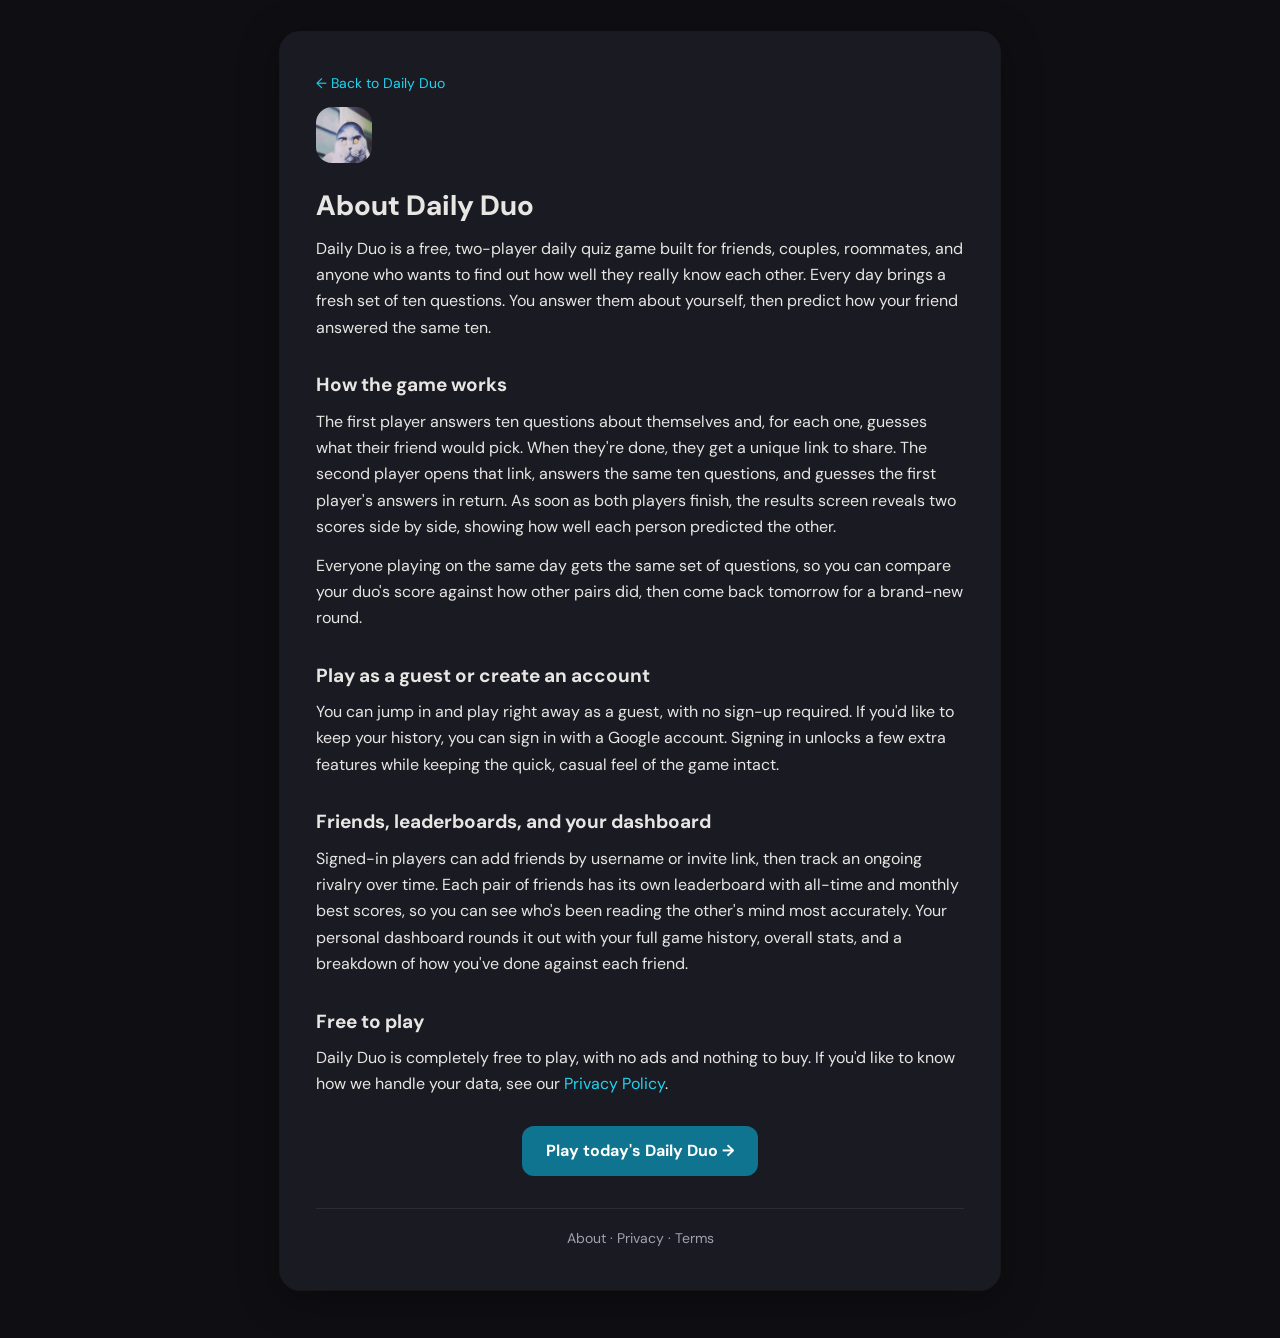
<file: about.html>
<!DOCTYPE html>
<html lang="en">
<head>
  <meta charset="UTF-8">
  <meta name="viewport" content="width=device-width, initial-scale=1.0">
  <title>About Daily Duo — The Daily Quiz Game for Friends</title>
  <meta name="description" content="Daily Duo is a free two-player daily quiz game. Answer ten questions, guess your friend's answers, share a link, and compare scores. Add friends, climb leaderboards, and track your stats.">
  <link rel="icon" href="logo.png">
  <link href="https://fonts.googleapis.com/css2?family=DM+Sans:wght@400;500;600;700;800&display=swap" rel="stylesheet">
  <link rel="stylesheet" href="styles.css?v=13">
  <link rel="canonical" href="https://daily-duo-quiz.web.app/about">
  <meta name="theme-color" content="#0f0f13">
  <meta property="og:type" content="website">
  <meta property="og:site_name" content="Daily Duo">
  <meta property="og:title" content="About Daily Duo — The Daily Quiz Game for Friends">
  <meta property="og:description" content="A free two-player daily quiz game. Answer ten questions, guess your friend's answers, share a link, and compare scores.">
  <meta property="og:url" content="https://daily-duo-quiz.web.app/about">
  <meta property="og:image" content="https://daily-duo-quiz.web.app/og-image.png">
  <meta property="og:image:width" content="1200">
  <meta property="og:image:height" content="630">
  <meta name="twitter:card" content="summary_large_image">
  <meta name="twitter:image" content="https://daily-duo-quiz.web.app/og-image.png">
  <script src="theme-init.js?v=1"></script>
</head>
<body class="doc-page">
  <main class="doc">
    <p class="doc-back"><a href="/">← Back to Daily Duo</a></p>
    <img class="doc-logo" src="logo.png" alt="Daily Duo logo">
    <h1>About Daily Duo</h1>

    <p>Daily Duo is a free, two-player daily quiz game built for friends, couples, roommates, and anyone who wants to find out how well they really know each other. Every day brings a fresh set of ten questions. You answer them about yourself, then predict how your friend answered the same ten.</p>

    <h2>How the game works</h2>
    <p>The first player answers ten questions about themselves and, for each one, guesses what their friend would pick. When they're done, they get a unique link to share. The second player opens that link, answers the same ten questions, and guesses the first player's answers in return. As soon as both players finish, the results screen reveals two scores side by side, showing how well each person predicted the other.</p>
    <p>Everyone playing on the same day gets the same set of questions, so you can compare your duo's score against how other pairs did, then come back tomorrow for a brand-new round.</p>

    <h2>Play as a guest or create an account</h2>
    <p>You can jump in and play right away as a guest, with no sign-up required. If you'd like to keep your history, you can sign in with a Google account. Signing in unlocks a few extra features while keeping the quick, casual feel of the game intact.</p>

    <h2>Friends, leaderboards, and your dashboard</h2>
    <p>Signed-in players can add friends by username or invite link, then track an ongoing rivalry over time. Each pair of friends has its own leaderboard with all-time and monthly best scores, so you can see who's been reading the other's mind most accurately. Your personal dashboard rounds it out with your full game history, overall stats, and a breakdown of how you've done against each friend.</p>

    <h2>Free to play</h2>
    <p>Daily Duo is completely free to play, with no ads and nothing to buy. If you'd like to know how we handle your data, see our <a href="/privacy">Privacy Policy</a>.</p>

    <p class="doc-cta"><a class="doc-cta-btn" href="/">Play today's Daily Duo →</a></p>

    <nav class="doc-nav"><a href="/about">About</a> · <a href="/privacy">Privacy</a> · <a href="/terms">Terms</a></nav>
  </main>
</body>
</html>
</file>
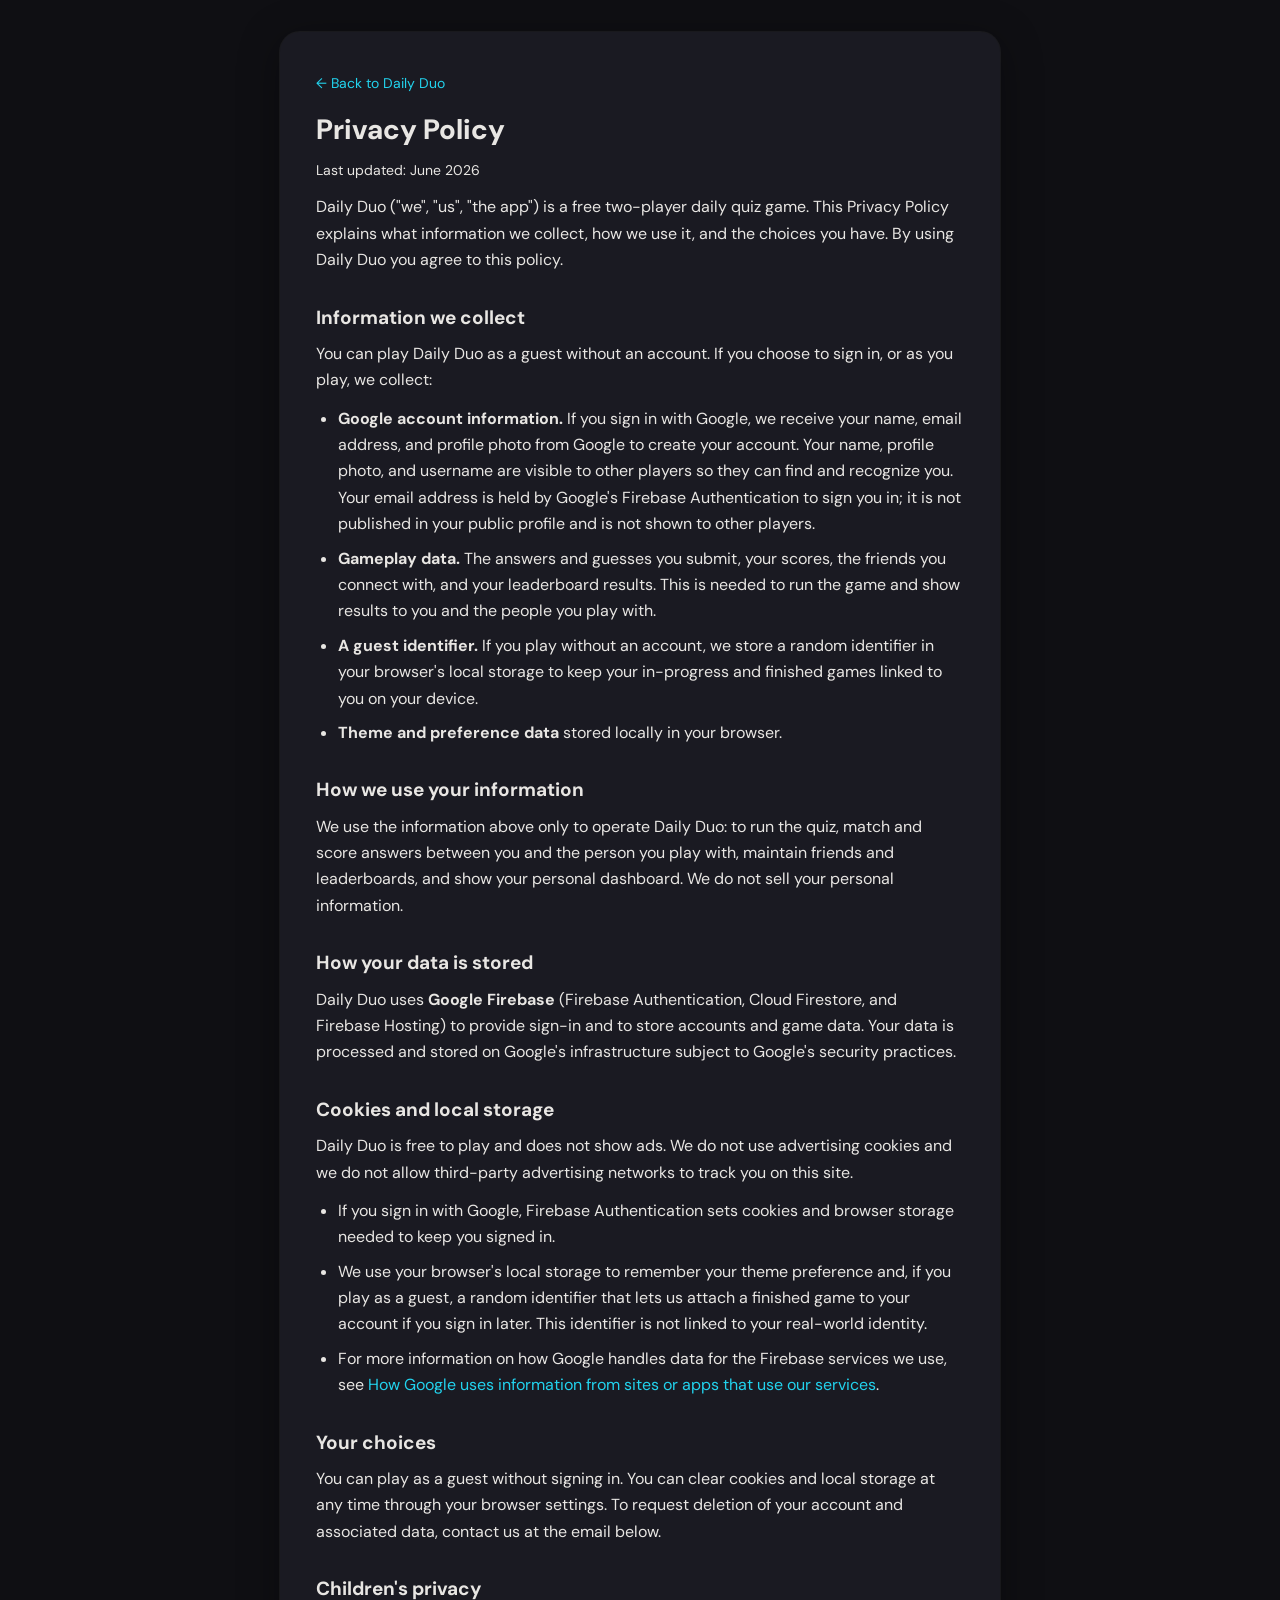
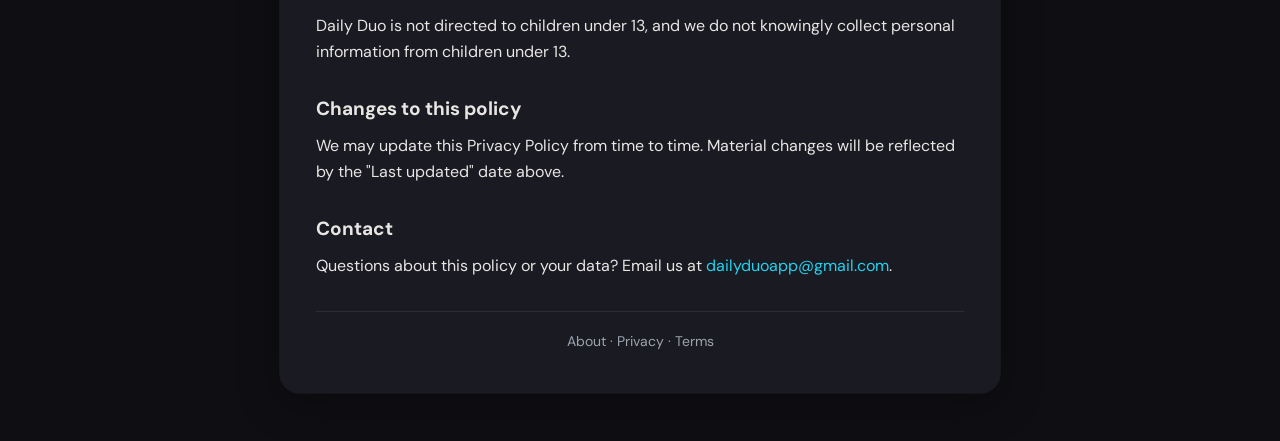
<file: privacy.html>
<!DOCTYPE html>
<html lang="en">
<head>
  <meta charset="UTF-8">
  <meta name="viewport" content="width=device-width, initial-scale=1.0">
  <title>Privacy Policy — Daily Duo</title>
  <meta name="description" content="Privacy Policy for Daily Duo, the two-player daily quiz game. How we handle your account data, gameplay data, and cookies.">
  <link rel="icon" href="logo.png">
  <link href="https://fonts.googleapis.com/css2?family=DM+Sans:wght@400;500;600;700;800&display=swap" rel="stylesheet">
  <link rel="stylesheet" href="styles.css?v=13">
  <link rel="canonical" href="https://daily-duo-quiz.web.app/privacy">
  <meta name="theme-color" content="#0f0f13">
  <meta property="og:type" content="website">
  <meta property="og:site_name" content="Daily Duo">
  <meta property="og:title" content="Privacy Policy — Daily Duo">
  <meta property="og:description" content="How Daily Duo handles your account data, gameplay data, and cookies.">
  <meta property="og:url" content="https://daily-duo-quiz.web.app/privacy">
  <meta property="og:image" content="https://daily-duo-quiz.web.app/og-image.png">
  <script src="theme-init.js?v=1"></script>
</head>
<body class="doc-page">
  <main class="doc">
    <p class="doc-back"><a href="/">← Back to Daily Duo</a></p>
    <h1>Privacy Policy</h1>
    <p class="doc-updated">Last updated: June 2026</p>

    <p>Daily Duo ("we", "us", "the app") is a free two-player daily quiz game. This Privacy Policy explains what information we collect, how we use it, and the choices you have. By using Daily Duo you agree to this policy.</p>

    <h2>Information we collect</h2>
    <p>You can play Daily Duo as a guest without an account. If you choose to sign in, or as you play, we collect:</p>
    <ul>
      <li><strong>Google account information.</strong> If you sign in with Google, we receive your name, email address, and profile photo from Google to create your account. Your name, profile photo, and username are visible to other players so they can find and recognize you. Your email address is held by Google's Firebase Authentication to sign you in; it is not published in your public profile and is not shown to other players.</li>
      <li><strong>Gameplay data.</strong> The answers and guesses you submit, your scores, the friends you connect with, and your leaderboard results. This is needed to run the game and show results to you and the people you play with.</li>
      <li><strong>A guest identifier.</strong> If you play without an account, we store a random identifier in your browser's local storage to keep your in-progress and finished games linked to you on your device.</li>
      <li><strong>Theme and preference data</strong> stored locally in your browser.</li>
    </ul>

    <h2>How we use your information</h2>
    <p>We use the information above only to operate Daily Duo: to run the quiz, match and score answers between you and the person you play with, maintain friends and leaderboards, and show your personal dashboard. We do not sell your personal information.</p>

    <h2>How your data is stored</h2>
    <p>Daily Duo uses <strong>Google Firebase</strong> (Firebase Authentication, Cloud Firestore, and Firebase Hosting) to provide sign-in and to store accounts and game data. Your data is processed and stored on Google's infrastructure subject to Google's security practices.</p>

    <h2>Cookies and local storage</h2>
    <p>Daily Duo is free to play and does not show ads. We do not use advertising cookies and we do not allow third-party advertising networks to track you on this site.</p>
    <ul>
      <li>If you sign in with Google, Firebase Authentication sets cookies and browser storage needed to keep you signed in.</li>
      <li>We use your browser's local storage to remember your theme preference and, if you play as a guest, a random identifier that lets us attach a finished game to your account if you sign in later. This identifier is not linked to your real-world identity.</li>
      <li>For more information on how Google handles data for the Firebase services we use, see <a href="https://policies.google.com/technologies/partner-sites" target="_blank" rel="noopener">How Google uses information from sites or apps that use our services</a>.</li>
    </ul>

    <h2>Your choices</h2>
    <p>You can play as a guest without signing in. You can clear cookies and local storage at any time through your browser settings. To request deletion of your account and associated data, contact us at the email below.</p>

    <h2>Children's privacy</h2>
    <p>Daily Duo is not directed to children under 13, and we do not knowingly collect personal information from children under 13.</p>

    <h2>Changes to this policy</h2>
    <p>We may update this Privacy Policy from time to time. Material changes will be reflected by the "Last updated" date above.</p>

    <h2>Contact</h2>
    <p>Questions about this policy or your data? Email us at <a href="mailto:dailyduoapp@gmail.com">dailyduoapp@gmail.com</a>.</p>

    <nav class="doc-nav"><a href="/about">About</a> · <a href="/privacy">Privacy</a> · <a href="/terms">Terms</a></nav>
  </main>
</body>
</html>
</file>
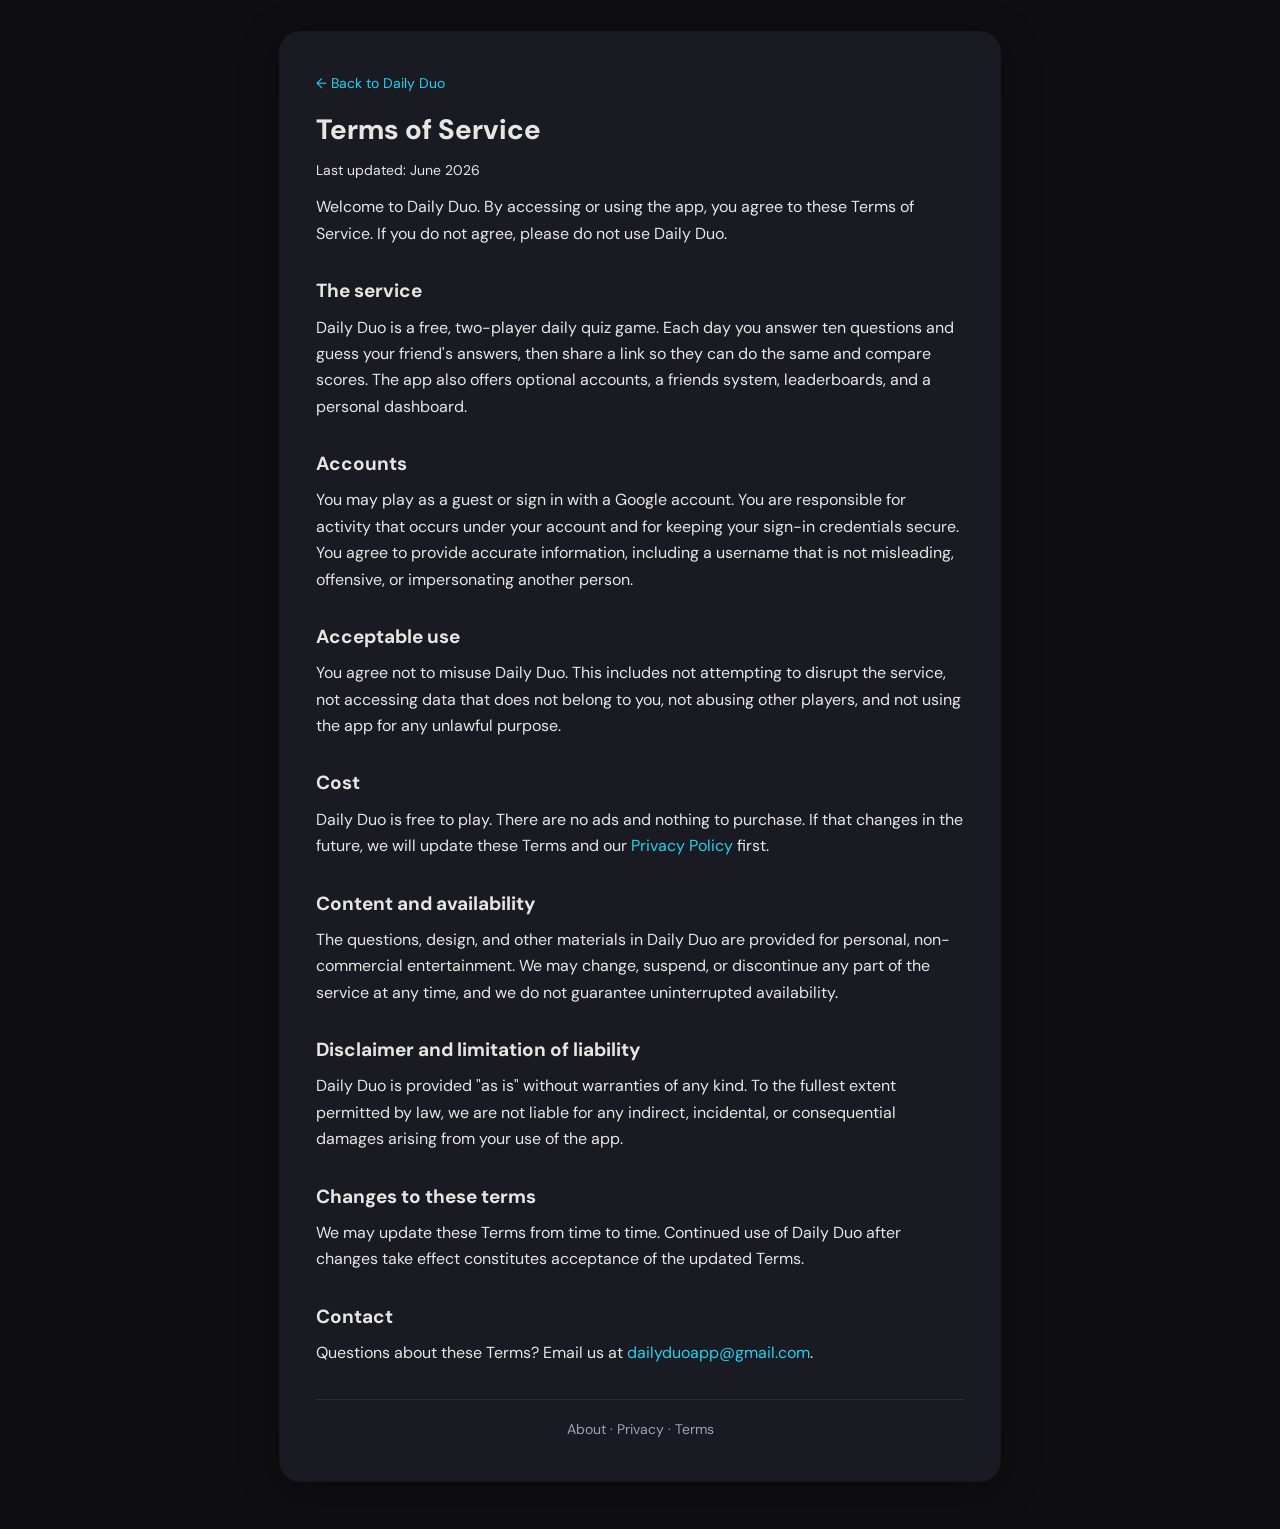
<file: terms.html>
<!DOCTYPE html>
<html lang="en">
<head>
  <meta charset="UTF-8">
  <meta name="viewport" content="width=device-width, initial-scale=1.0">
  <title>Terms of Service — Daily Duo</title>
  <meta name="description" content="Terms of Service for Daily Duo, the free two-player daily quiz game.">
  <link rel="icon" href="logo.png">
  <link href="https://fonts.googleapis.com/css2?family=DM+Sans:wght@400;500;600;700;800&display=swap" rel="stylesheet">
  <link rel="stylesheet" href="styles.css?v=13">
  <link rel="canonical" href="https://daily-duo-quiz.web.app/terms">
  <meta name="theme-color" content="#0f0f13">
  <meta property="og:type" content="website">
  <meta property="og:site_name" content="Daily Duo">
  <meta property="og:title" content="Terms of Service — Daily Duo">
  <meta property="og:description" content="Terms of Service for Daily Duo, the free two-player daily quiz game.">
  <meta property="og:url" content="https://daily-duo-quiz.web.app/terms">
  <meta property="og:image" content="https://daily-duo-quiz.web.app/og-image.png">
  <script src="theme-init.js?v=1"></script>
</head>
<body class="doc-page">
  <main class="doc">
    <p class="doc-back"><a href="/">← Back to Daily Duo</a></p>
    <h1>Terms of Service</h1>
    <p class="doc-updated">Last updated: June 2026</p>

    <p>Welcome to Daily Duo. By accessing or using the app, you agree to these Terms of Service. If you do not agree, please do not use Daily Duo.</p>

    <h2>The service</h2>
    <p>Daily Duo is a free, two-player daily quiz game. Each day you answer ten questions and guess your friend's answers, then share a link so they can do the same and compare scores. The app also offers optional accounts, a friends system, leaderboards, and a personal dashboard.</p>

    <h2>Accounts</h2>
    <p>You may play as a guest or sign in with a Google account. You are responsible for activity that occurs under your account and for keeping your sign-in credentials secure. You agree to provide accurate information, including a username that is not misleading, offensive, or impersonating another person.</p>

    <h2>Acceptable use</h2>
    <p>You agree not to misuse Daily Duo. This includes not attempting to disrupt the service, not accessing data that does not belong to you, not abusing other players, and not using the app for any unlawful purpose.</p>

    <h2>Cost</h2>
    <p>Daily Duo is free to play. There are no ads and nothing to purchase. If that changes in the future, we will update these Terms and our <a href="/privacy">Privacy Policy</a> first.</p>

    <h2>Content and availability</h2>
    <p>The questions, design, and other materials in Daily Duo are provided for personal, non-commercial entertainment. We may change, suspend, or discontinue any part of the service at any time, and we do not guarantee uninterrupted availability.</p>

    <h2>Disclaimer and limitation of liability</h2>
    <p>Daily Duo is provided "as is" without warranties of any kind. To the fullest extent permitted by law, we are not liable for any indirect, incidental, or consequential damages arising from your use of the app.</p>

    <h2>Changes to these terms</h2>
    <p>We may update these Terms from time to time. Continued use of Daily Duo after changes take effect constitutes acceptance of the updated Terms.</p>

    <h2>Contact</h2>
    <p>Questions about these Terms? Email us at <a href="mailto:dailyduoapp@gmail.com">dailyduoapp@gmail.com</a>.</p>

    <nav class="doc-nav"><a href="/about">About</a> · <a href="/privacy">Privacy</a> · <a href="/terms">Terms</a></nav>
  </main>
</body>
</html>
</file>
<file: styles.css>
*, *::before, *::after { box-sizing: border-box; margin: 0; padding: 0; }

/* Two families of accent, because they have opposite jobs:
   --accent*      are TEXT/icon colours — must contrast AGAINST --bg-surface.
   --accent-fill* are solid FILLS carrying white text — must contrast WITH #fff.
   One token can't do both (a colour light enough to read on dark is far too
   light behind white text), and conflating them is what made the primary
   button fail WCAG AA at 2.54:1 in BOTH themes.

   The brand is CYAN, deliberately kept ~50° of hue away from --success. Green
   already means "you guessed right" on the results screen (checkmarks, matched
   rows, good scores), so a green-family brand would collide with that signal
   exactly where it carries the most meaning. Teal sat only ~30° away and read
   as the same colour at a glance; cyan is the nearest hue that stays clearly
   distinct while still being in the green/blue family. */
:root {
  --bg-base: #0f0f13;
  --bg-surface: #1a1a22;
  --text-primary: #e8e6e3;
  --text-secondary: #9ca3af;
  --accent: #22d3ee;        /* cyan-400  — 9.57 on the dark card */
  --accent2: #38bdf8;       /* sky-400 */
  --accent3: #2dd4bf;       /* teal-400 (unused, kept for the ramp) */
  --accent-fill: #0e7490;    /* cyan-700  — white on it: 5.36 */
  --accent-fill2: #155e75;   /* cyan-800  — white on it: 7.16 */
  --accent-tint: rgba(34,211,238,0.12);
  --accent-tint-strong: rgba(34,211,238,0.20);
  --accent-border: rgba(34,211,238,0.30);
  --success: #4ade80;   /* green-400 — kept ~50deg from the cyan brand */
  --warn: #f59e0b;
  --danger: #ef4444;
  --surface-subtle: rgba(255,255,255,0.04);
  --surface-hover: rgba(255,255,255,0.08);
  --surface-hover-strong: rgba(255,255,255,0.1);
  --border-subtle: rgba(255,255,255,0.06);
  --border-default: rgba(255,255,255,0.08);
  --border-medium: rgba(255,255,255,0.15);
  --card-shadow: 0 8px 40px rgba(0,0,0,0.35), 0 0 0 1px rgba(255,255,255,0.06);
  --progress-track: rgba(255,255,255,0.08);
  --spinner-track: rgba(255,255,255,0.15);
  --text-disabled: #b6bcc6;
}

[data-theme="light"] {
  --bg-base: #f0f0f5;
  --bg-surface: #ffffff;
  --text-primary: #1a1a2e;
  --text-secondary: #6b7280;
  /* The dark-theme accents are bright tints tuned for a near-black ground and
     are unreadable on white (the old violet measured 2.72). These are the same
     hues at 700-weight: 5.36 / 5.93 on #fff. */
  --accent: #0e7490;   /* cyan-700 — 5.36 on white */
  --accent2: #0369a1;  /* sky-700  — 5.93 on white */
  --accent3: #0f766e;  /* teal-700 */
  --accent-fill: #0e7490;
  --accent-fill2: #155e75;
  --accent-tint: rgba(14,116,144,0.10);
  /* 0.16 dropped the selected-option text to 4.29; cyan-700 is lighter than the
     violet this replaced, so the wash has to be lighter to stay above AA. */
  --accent-tint-strong: rgba(14,116,144,0.12);
  --accent-border: rgba(14,116,144,0.28);
  /* Status colours are score text (app.js colours the score by band), so they
     need the same treatment: the dark-theme green/amber measured 2.28 and 2.15
     on white. Darker variants, same semantic hues. */
  --success: #15803d;
  --warn: #b45309;
  --danger: #b91c1c;
  --surface-subtle: rgba(0,0,0,0.03);
  --surface-hover: rgba(0,0,0,0.06);
  --surface-hover-strong: rgba(0,0,0,0.08);
  --border-subtle: rgba(0,0,0,0.06);
  --border-default: rgba(0,0,0,0.08);
  --border-medium: rgba(0,0,0,0.15);
  --card-shadow: 0 8px 40px rgba(0,0,0,0.1), 0 0 0 1px rgba(0,0,0,0.06);
  --progress-track: rgba(0,0,0,0.08);
  --spinner-track: rgba(0,0,0,0.12);
  --text-disabled: #545a63;
}

/* Theme flips repaint most of the page instantly, but any element with a
   colour transition (the auth button, inputs, dashboard rows) animates to its
   new colour over 150-200ms — so it visibly lags behind everything else.
   app.js sets this class for one frame while swapping data-theme, which kills
   the animation for the switch only; hover transitions are untouched. */
.theme-switching, .theme-switching *, .theme-switching *::before, .theme-switching *::after {
  transition: none !important;
}

body {
  font-family: 'DM Sans', 'Segoe UI', system-ui, sans-serif;
  font-weight: 400;
  background: var(--bg-base);
  color: var(--text-primary);
  min-height: 100vh;
  display: flex;
  flex-direction: column;
  align-items: center;
  justify-content: center;
  padding: 20px;
}

@keyframes fadeInUp {
  from { opacity: 0; transform: translateY(12px); }
  to { opacity: 1; transform: translateY(0); }
}
@keyframes spin {
  to { transform: rotate(360deg); }
}

#app {
  width: 100%;
  max-width: 560px;
}
#app:has(.card.wide) { max-width: 660px; }

.card {
  width: 100%;
  padding: 32px 28px;
  border-radius: 20px;
  background: var(--bg-surface);
  box-shadow: var(--card-shadow);
  text-align: center;
}

@media (max-width: 600px) {
  body { padding: 12px; align-items: flex-start; padding-top: 16px; }
  .card { padding: 24px 16px; border-radius: 16px; }
  #theme-toggle { top: 8px; right: 8px; width: 34px; height: 34px; }
}

.logo-icon { width: 64px; height: 64px; border-radius: 20px; margin-bottom: 4px; object-fit: contain; }

/* Per-screen status icon (error, waiting, sign-in gate...). Separate from
   .logo-icon, which is sized for the logo PNG. Inherits currentColor so the
   stroke follows the theme — the emoji it replaces never did. */
.screen-icon {
  width: 56px; height: 56px;
  margin: 0 auto 8px;
  display: flex;
  align-items: center;
  justify-content: center;
  border-radius: 16px;
  background: var(--accent-tint);
  color: var(--accent);
}
.screen-icon svg { width: 28px; height: 28px; }
#theme-toggle svg { width: 18px; height: 18px; }

/* Headings are solid. The gradient used to apply to EVERY h1 — including
   status messages like "Waiting for your friend" — which treats each screen
   like a logo, and its green stop measured 1.92:1 on a white card. */
.title {
  font-size: 28px;
  font-weight: 800;
  margin: 8px 0 4px;
  letter-spacing: -0.5px;
  color: var(--text-primary);
}

/* Opt-in brand mark: the "Daily Duo" wordmark only. Two stops of one family
   (cyan -> sky). The `color` is a real fallback — without it, a browser that
   doesn't support background-clip:text renders the text fully transparent. */
.title.brand-mark {
  background: linear-gradient(135deg, var(--accent-fill), var(--accent2));
  -webkit-background-clip: text;
  background-clip: text;
  -webkit-text-fill-color: transparent;
  color: var(--accent-fill);
}

.subtitle {
  font-size: 15px;
  color: var(--text-secondary);
  line-height: 1.5;
  margin: 4px 0 16px;
}

.date-chip {
  display: inline-block;
  padding: 6px 16px;
  border-radius: 20px;
  font-size: 13px;
  font-weight: 600;
  background: var(--accent-tint);
  color: var(--accent);
  margin-bottom: 20px;
}

.how-it-works {
  display: flex;
  flex-direction: column;
  gap: 12px;
  margin: 16px 0 24px;
  text-align: left;
}
.step {
  display: flex;
  align-items: center;
  gap: 12px;
}
.step-num {
  width: 28px; height: 28px;
  border-radius: 50%;
  background: linear-gradient(160deg, var(--accent-fill), var(--accent-fill2));
  color: #fff;
  display: flex;
  align-items: center;
  justify-content: center;
  font-size: 13px;
  font-weight: 700;
  flex-shrink: 0;
}
.step-text { font-size: 14px; color: var(--text-secondary); }

/* Replaces .name-input for signed-in players, who don't type a name.
   Same 14px bottom margin so the CTA doesn't shift between the two states. */
.playing-as {
  font-size: 14px;
  color: var(--text-secondary);
  margin-bottom: 14px;
}
.playing-as strong { color: var(--text-primary); font-weight: 700; }

.name-input {
  width: 100%;
  padding: 14px 16px;
  border-radius: 12px;
  border: 1px solid var(--border-medium);
  background: var(--surface-subtle);
  color: var(--text-primary);
  font-size: 16px;
  font-family: inherit;
  outline: none;
  margin-bottom: 14px;
  text-align: center;
  transition: border-color 0.2s;
}
.name-input:focus { border-color: var(--accent); }

.primary-btn {
  width: 100%;
  padding: 14px 0;
  border-radius: 12px;
  border: none;
  background: linear-gradient(160deg, var(--accent-fill), var(--accent-fill2));
  color: #fff;
  font-size: 16px;
  font-weight: 700;
  font-family: inherit;
  cursor: pointer;
  transition: transform 0.15s, box-shadow 0.15s;
  box-shadow: 0 4px 14px rgba(14,116,144,0.30);
}
.primary-btn:hover { transform: translateY(-1px); }
.primary-btn:active { transform: translateY(0) scale(0.98); }
/* Dim via a flat surface rather than opacity: opacity: 0.4 faded the white
   label along with the fill, leaving unreadable text in the very first state
   a new player sees (the button is disabled until they type a name). */
.primary-btn:disabled {
  background: var(--surface-hover-strong);
  color: var(--text-disabled);
  box-shadow: none;
  cursor: default;
  transform: none;
}
/* A coloured glow reads cheap against a white card — keep it, but quieter.
   :not(:disabled) matters: this selector outranks .primary-btn:disabled, so
   without it the glow comes back on the disabled button. */
[data-theme="light"] .primary-btn:not(:disabled) { box-shadow: 0 2px 8px rgba(14,116,144,0.22); }

.top-bar {
  display: flex;
  justify-content: space-between;
  align-items: center;
  margin-bottom: 8px;
}
.phase-label { font-size: 14px; font-weight: 600; color: var(--accent); }
.counter { font-size: 14px; font-weight: 700; color: var(--text-secondary); }

.progress-track {
  width: 100%;
  height: 4px;
  border-radius: 2px;
  background: var(--progress-track);
  margin-bottom: 20px;
  overflow: hidden;
}
.progress-fill {
  height: 100%;
  border-radius: 2px;
  background: linear-gradient(90deg, var(--accent), var(--accent2));
  transition: width 0.4s ease;
}

.phase-transition {
  padding: 10px 16px;
  border-radius: 10px;
  background: var(--accent-tint);
  color: var(--accent);
  font-size: 14px;
  font-weight: 600;
  margin-bottom: 16px;
}

.question {
  font-size: 20px;
  font-weight: 700;
  line-height: 1.4;
  margin: 0 0 20px;
  animation: fadeInUp 0.35s ease both;
}

.options {
  display: flex;
  flex-direction: column;
  gap: 10px;
}

.option-btn {
  display: flex;
  align-items: center;
  gap: 12px;
  padding: 14px 16px;
  border-radius: 12px;
  border: 1px solid var(--border-default);
  background: var(--surface-subtle);
  color: var(--text-primary);
  font-size: 15px;
  font-family: inherit;
  cursor: pointer;
  transition: all 0.2s;
  text-align: left;
  animation: fadeInUp 0.35s ease both;
}
.option-btn:hover {
  background: var(--surface-hover);
  border-color: var(--border-medium);
  transform: translateY(-1px);
}
.option-btn:active { transform: translateY(0) scale(0.98); }
.option-btn.selected {
  background: var(--accent-tint-strong);
  border-color: var(--accent);
}

.back-btn {
  display: inline-flex;
  align-items: center;
  gap: 6px;
  margin-top: 16px;
  padding: 8px 16px;
  border-radius: 10px;
  border: none;
  background: var(--surface-hover);
  color: var(--text-secondary);
  font-size: 13px;
  font-weight: 600;
  font-family: inherit;
  cursor: pointer;
  transition: all 0.2s;
}
.back-btn:hover {
  background: var(--surface-hover-strong);
  color: var(--text-primary);
}
.back-btn:active { transform: scale(0.96); }

.share-section {
  margin-top: 20px;
  padding-top: 18px;
  border-top: 1px solid var(--border-subtle);
}
.share-label {
  font-size: 13px;
  font-weight: 600;
  color: var(--text-secondary);
  margin-bottom: 12px;
}
.share-row {
  display: flex;
  justify-content: center;
  gap: 10px;
  flex-wrap: wrap;
}
.share-btn {
  display: inline-flex;
  align-items: center;
  gap: 6px;
  padding: 9px 16px;
  border-radius: 10px;
  border: 1px solid var(--border-default);
  background: var(--surface-subtle);
  color: var(--text-primary);
  font-size: 13px;
  font-weight: 600;
  font-family: inherit;
  cursor: pointer;
  transition: all 0.2s;
  text-decoration: none;
}
.share-btn:hover {
  background: var(--surface-hover-strong);
  border-color: var(--border-medium);
  transform: translateY(-1px);
}
.share-btn:active { transform: translateY(0) scale(0.97); }
.share-btn svg { width: 16px; height: 16px; flex-shrink: 0; }
.share-btn.native-share {
  width: 100%;
  justify-content: center;
  background: linear-gradient(160deg, var(--accent-fill), var(--accent-fill2));
  border-color: transparent;
  color: #fff;
  margin-bottom: 8px;
}
.share-btn.native-share:hover { opacity: 0.9; }
.share-btn.copied { color: var(--success); border-color: var(--success); }

.share-results-row {
  display: flex;
  gap: 10px;
  margin-top: 12px;
}
.share-results-row .primary-btn {
  flex: 1;
}
.share-results-btn {
  flex: 1;
  display: inline-flex;
  align-items: center;
  justify-content: center;
  gap: 8px;
  border-radius: 12px;
  border: 1px solid var(--accent-border);
  background: var(--accent-tint);
  color: var(--accent);
  font-size: 15px;
  font-weight: 700;
  font-family: inherit;
  cursor: pointer;
  transition: all 0.2s;
}
.share-results-btn:hover {
  background: var(--accent-tint-strong);
  border-color: var(--accent);
}
.share-results-btn:active { transform: scale(0.97); }
.share-results-btn svg { width: 18px; height: 18px; }

.opt-letter {
  width: 30px; height: 30px;
  border-radius: 8px;
  background: var(--surface-hover);
  display: flex;
  align-items: center;
  justify-content: center;
  font-size: 13px;
  font-weight: 700;
  flex-shrink: 0;
  color: var(--accent);
}

.link-box {
  padding: 14px;
  border-radius: 10px;
  background: var(--surface-subtle);
  border: 1px solid var(--border-default);
  margin-bottom: 14px;
  word-break: break-all;
}
.link-text { font-size: 13px; color: var(--accent2); font-family: monospace; }

.hint { font-size: 13px; color: var(--text-secondary); margin-top: 12px; }

.result-header { margin-bottom: 24px; }
.score-emoji { font-size: 48px; display: block; }
.name-badges {
  display: flex;
  align-items: center;
  justify-content: center;
  gap: 10px;
  margin-top: 12px;
}
.badge {
  padding: 6px 14px;
  border-radius: 20px;
  background: var(--surface-hover);
  font-size: 14px;
  font-weight: 600;
}
.vs { font-size: 14px; color: var(--text-secondary); }

.scores-row {
  display: flex;
  justify-content: center;
  gap: 24px;
  margin: 16px 0 8px;
}
.score-card {
  padding: 14px 20px;
  border-radius: 12px;
  background: var(--surface-subtle);
  border: 1px solid var(--border-default);
  text-align: center;
  flex: 1;
  max-width: 200px;
}
.score-card-name { font-size: 13px; color: var(--text-secondary); margin-bottom: 4px; }
.score-card-value { font-size: 28px; font-weight: 800; }
.score-card-label { font-size: 11px; color: var(--text-secondary); margin-top: 2px; }

.results-list {
  display: flex;
  flex-direction: column;
  gap: 12px;
  margin-bottom: 24px;
  text-align: left;
}
.result-row {
  padding: 14px 16px;
  border-radius: 12px;
  background: var(--surface-subtle);
}
.result-row.both-match { border-left: 3px solid var(--success); }
.result-row.one-match { border-left: 3px solid var(--warn); }
.result-row.no-match { border-left: 3px solid var(--danger); }

.result-q {
  display: flex;
  align-items: flex-start;
  gap: 8px;
  margin-bottom: 10px;
}
.match-icon { font-size: 16px; font-weight: 800; flex-shrink: 0; margin-top: 2px; }
.match-icon.yes { color: var(--success); }
.match-icon.no { color: var(--danger); }
.result-q-text { font-size: 14px; font-weight: 600; line-height: 1.4; }

.result-grid {
  display: grid;
  grid-template-columns: 1fr 1fr;
  gap: 8px 16px;
}
.result-col-header {
  font-size: 12px;
  font-weight: 700;
  color: var(--accent);
  padding-bottom: 4px;
  border-bottom: 1px solid var(--border-subtle);
}
.result-cell {
  display: flex;
  flex-direction: column;
  gap: 4px;
}
.result-cell-row {
  display: flex;
  justify-content: space-between;
  align-items: center;
}
.result-label { font-size: 11px; color: var(--text-secondary); }
.result-value { font-size: 13px; font-weight: 500; }
.result-value.bold { font-weight: 600; }
.result-value.dim { opacity: 0.7; }
.result-value.match-highlight { color: var(--success); }
.result-value.miss-highlight { color: var(--danger); }

.spinner {
  width: 24px; height: 24px;
  border: 3px solid var(--spinner-track);
  border-top-color: var(--accent);
  border-radius: 50%;
  animation: spin 0.7s linear infinite;
  margin: 20px auto;
}

.tab-row {
  display: flex;
  gap: 8px;
  margin-bottom: 20px;
}
.tab-btn {
  flex: 1;
  padding: 10px;
  border-radius: 10px;
  border: 1px solid var(--border-default);
  background: var(--surface-subtle);
  color: var(--text-secondary);
  font-size: 13px;
  font-weight: 600;
  font-family: inherit;
  cursor: pointer;
  transition: all 0.2s;
}
.tab-btn.active {
  background: var(--accent-tint-strong);
  border-color: var(--accent);
  color: var(--accent);
}

#theme-toggle {
  position: fixed;
  top: 16px;
  right: 16px;
  background: var(--bg-surface);
  border: 1px solid var(--border-default);
  color: var(--text-primary);
  border-radius: 50%;
  width: 40px;
  height: 40px;
  cursor: pointer;
  z-index: 999;
  display: flex;
  align-items: center;
  justify-content: center;
  box-shadow: var(--card-shadow);
  transition: background 0.2s, border-color 0.2s;
}
#theme-toggle:hover { background: var(--surface-hover); }

/* ═══════════════ AUTH CHROME ═══════════════ */
#auth-chrome {
  position: fixed;
  top: 16px;
  left: 16px;
  z-index: 999;
}
.auth-signin-btn,
.auth-account-btn {
  display: flex;
  align-items: center;
  gap: 8px;
  background: var(--bg-surface);
  border: 1px solid var(--border-default);
  color: var(--text-primary);
  border-radius: 999px;
  padding: 6px 14px 6px 8px;
  font: inherit;
  font-size: 14px;
  font-weight: 600;
  cursor: pointer;
  box-shadow: var(--card-shadow);
  transition: background 0.2s, border-color 0.2s;
}
.auth-signin-btn:hover,
.auth-account-btn:hover { background: var(--surface-hover); }
.auth-signin-btn svg { display: block; }
.auth-avatar {
  width: 26px;
  height: 26px;
  border-radius: 50%;
  object-fit: cover;
  flex-shrink: 0;
}
.auth-avatar-fallback {
  display: flex;
  align-items: center;
  justify-content: center;
  background: var(--accent);
  color: #fff;
  font-size: 13px;
  font-weight: 700;
}
.auth-account-name {
  max-width: 120px;
  overflow: hidden;
  text-overflow: ellipsis;
  white-space: nowrap;
}
.auth-menu {
  position: absolute;
  top: calc(100% + 8px);
  left: 0;
  min-width: 180px;
  background: var(--bg-surface);
  border: 1px solid var(--border-default);
  border-radius: 12px;
  box-shadow: var(--card-shadow);
  padding: 6px;
  display: flex;
  flex-direction: column;
}
.auth-menu[hidden] { display: none; }
.auth-menu-item {
  display: block;
  width: 100%;
  text-align: left;
  background: none;
  border: none;
  color: var(--text-primary);
  font: inherit;
  font-size: 14px;
  padding: 9px 12px;
  border-radius: 8px;
  cursor: pointer;
  text-decoration: none;
}
.auth-menu-item:hover { background: var(--surface-hover); }
.auth-menu-signout { color: var(--danger); }
@media (max-width: 600px) {
  #auth-chrome { top: 8px; left: 8px; }
  .auth-account-name { max-width: 80px; }
}

#auth-toast {
  position: fixed;
  top: 64px;
  left: 50%;
  transform: translateX(-50%) translateY(-8px);
  max-width: 90vw;
  background: var(--bg-surface);
  color: var(--text-primary);
  border: 1px solid var(--danger);
  border-radius: 10px;
  padding: 12px 16px;
  font-size: 14px;
  line-height: 1.4;
  box-shadow: var(--card-shadow);
  z-index: 1000;
  opacity: 0;
  pointer-events: none;
  transition: opacity 0.2s, transform 0.2s;
}
#auth-toast.show {
  opacity: 1;
  transform: translateX(-50%) translateY(0);
}

/* ═══════════════ FRIENDS PAGE ═══════════════ */
.page-head {
  display: flex;
  align-items: center;
  gap: 12px;
  margin-bottom: 12px;
}
.page-head .back-btn { margin-top: 0; }
.page-head .title { margin: 0; font-size: 24px; }

.friends-section {
  margin-top: 18px;
  padding-top: 16px;
  border-top: 1px solid var(--border-subtle);
  text-align: left;
}
.friends-section:first-of-type { border-top: none; padding-top: 0; margin-top: 8px; }

.search-row {
  display: flex;
  gap: 8px;
  align-items: stretch;
}
.search-row .name-input { flex: 1; }

.friend-row {
  display: flex;
  align-items: center;
  justify-content: space-between;
  gap: 12px;
  padding: 10px 12px;
  border-radius: 12px;
  background: var(--surface-subtle);
  border: 1px solid var(--border-default);
  margin-top: 8px;
}
.friend-id {
  display: flex;
  align-items: center;
  gap: 10px;
  min-width: 0;
}
.friend-avatar {
  width: 32px;
  height: 32px;
  border-radius: 50%;
  object-fit: cover;
  flex-shrink: 0;
}
.friend-avatar-fallback {
  display: flex;
  align-items: center;
  justify-content: center;
  background: var(--accent);
  color: #fff;
  font-size: 14px;
  font-weight: 700;
}
.friend-name {
  font-size: 15px;
  font-weight: 600;
  overflow: hidden;
  text-overflow: ellipsis;
  white-space: nowrap;
}
.friend-action {
  display: flex;
  gap: 8px;
  flex-shrink: 0;
}
.friend-action .back-btn { margin-top: 0; }
.back-btn.confirm-danger {
  background: rgba(239,68,68,0.15);
  color: var(--danger);
}

/* ═══════════════ LEADERBOARD PAGE ═══════════════ */
.month-controls {
  display: flex;
  align-items: center;
  gap: 8px;
  flex-wrap: wrap;
  margin: 14px 0 4px;
}
.month-select,
.month-typed {
  padding: 10px 12px;
  border-radius: 10px;
  border: 1px solid var(--border-medium);
  background: var(--surface-subtle);
  color: var(--text-primary);
  font: inherit;
  font-size: 14px;
  outline: none;
}
.month-typed { width: 110px; text-align: center; }
.month-select:focus,
.month-typed:focus { border-color: var(--accent); }
.month-or { font-size: 13px; color: var(--text-secondary); }

.lb-row {
  display: flex;
  align-items: center;
  gap: 12px;
  padding: 12px;
  border-radius: 12px;
  background: var(--surface-subtle);
  border: 1px solid var(--border-default);
  margin-top: 8px;
}
.lb-rank {
  font-size: 14px;
  font-weight: 800;
  color: var(--text-secondary);
  width: 32px;
  flex-shrink: 0;
}
.lb-row .friend-id { flex: 1; min-width: 0; }
.lb-score-wrap {
  display: flex;
  flex-direction: column;
  align-items: flex-end;
  flex-shrink: 0;
}
.lb-score { font-size: 18px; font-weight: 800; }
.lb-date { font-size: 12px; color: var(--text-secondary); }

/* ═══════════════ DASHBOARD PAGE ═══════════════ */
.dash-profile {
  display: flex;
  align-items: center;
  gap: 14px;
  padding: 4px 0 16px;
  text-align: left;
}
.dash-avatar {
  width: 56px;
  height: 56px;
  border-radius: 50%;
  object-fit: cover;
  flex-shrink: 0;
}
.dash-username { font-size: 20px; font-weight: 800; }
.dash-links { font-size: 13px; color: var(--text-secondary); margin-top: 2px; }
.dash-links a { color: var(--accent); text-decoration: none; }
.dash-links a:hover { text-decoration: underline; }

.dash-stats {
  display: grid;
  grid-template-columns: repeat(4, 1fr);
  gap: 10px;
  margin-bottom: 8px;
}
.dash-stat {
  background: var(--surface-subtle);
  border: 1px solid var(--border-default);
  border-radius: 12px;
  padding: 14px 8px;
  text-align: center;
}
.dash-stat-value { font-size: 20px; font-weight: 800; color: var(--accent); }
.dash-stat-label { font-size: 11px; color: var(--text-secondary); margin-top: 2px; }
@media (max-width: 600px) {
  .dash-stats { grid-template-columns: repeat(2, 1fr); }
}

.dash-section {
  margin-top: 18px;
  padding-top: 16px;
  border-top: 1px solid var(--border-subtle);
  text-align: left;
}
.dash-friend-meta {
  display: flex;
  flex-direction: column;
  align-items: flex-end;
  font-size: 13px;
  color: var(--text-secondary);
  flex-shrink: 0;
}

.dash-history-row {
  display: flex;
  align-items: center;
  justify-content: space-between;
  gap: 12px;
  width: 100%;
  padding: 10px 12px;
  border-radius: 12px;
  background: var(--surface-subtle);
  border: 1px solid var(--border-default);
  margin-top: 8px;
  cursor: pointer;
  font: inherit;
  color: var(--text-primary);
  transition: background 0.15s, border-color 0.15s, transform 0.1s;
}
.dash-history-row:hover {
  background: var(--surface-hover);
  border-color: var(--border-medium);
}
.dash-history-row:active { transform: scale(0.99); }
.dash-hist-meta {
  display: flex;
  align-items: center;
  gap: 10px;
  flex-shrink: 0;
}
.dash-hist-meta .lb-score { font-size: 16px; }
.dash-hist-arrow { font-size: 20px; color: var(--text-secondary); }

/* ═══════════════ ADBLOCK BANNER ═══════════════ */
#adblock-banner {
  width: 100%;
  max-width: 560px;
  margin: 0 auto 14px;
  border-radius: 12px;
  background: rgba(167, 139, 250, 0.08);
  border: 1px solid rgba(167, 139, 250, 0.25);
  padding: 14px 16px;
  animation: fadeInUp 0.35s ease both;
  transition: opacity 0.3s ease, transform 0.3s ease;
}
 
.adblock-inner {
  display: flex;
  flex-direction: column;
  gap: 12px;
}
 
.adblock-left {
  display: flex;
  align-items: flex-start;
  gap: 10px;
}
 
.adblock-icon {
  font-size: 22px;
  flex-shrink: 0;
  margin-top: 1px;
}
 
.adblock-title {
  font-size: 14px;
  font-weight: 600;
  color: var(--text-primary);
  margin: 0 0 2px;
}
 
.adblock-sub {
  font-size: 12px;
  color: var(--text-secondary);
  margin: 0;
  line-height: 1.4;
}
 
.adblock-actions {
  display: flex;
  gap: 8px;
  align-items: center;
  flex-wrap: wrap;
}
 
.adblock-dismiss {
  font-size: 12px;
  font-weight: 600;
  font-family: inherit;
  color: var(--text-secondary);
  background: none;
  border: 1px solid var(--border-default);
  border-radius: 8px;
  padding: 7px 12px;
  cursor: pointer;
  transition: all 0.2s;
  white-space: nowrap;
}
.adblock-dismiss:hover {
  background: var(--surface-hover);
  color: var(--text-primary);
}
 
.adblock-cta {
  flex: 1;
  text-align: center;
  font-size: 12px;
  font-weight: 700;
  font-family: inherit;
  color: #fff;
  background: linear-gradient(160deg, var(--accent-fill), var(--accent-fill2));
  border: none;
  border-radius: 8px;
  padding: 7px 14px;
  cursor: pointer;
  text-decoration: none;
  transition: opacity 0.2s, transform 0.15s;
  white-space: nowrap;
}
.adblock-cta:hover {
  opacity: 0.9;
  transform: translateY(-1px);
}
 
@media (min-width: 480px) {
  .adblock-inner {
    flex-direction: row;
    align-items: center;
    justify-content: space-between;
  }
  .adblock-actions {
    flex-shrink: 0;
  }
}

/* ─── Site footer (legal/nav links, survives render()) ─── */
#site-footer {
  width: 100%;
  max-width: 660px;
  margin: 28px auto 8px;
  padding: 0 16px;
  text-align: center;
  font-size: 13px;
  color: var(--text-secondary);
}
#site-footer a {
  color: var(--text-secondary);
  text-decoration: none;
}
#site-footer a:hover { color: var(--text-primary); text-decoration: underline; }

/* ─── Static document pages (about / privacy / terms) ─── */
body.doc-page {
  justify-content: flex-start;
  padding: 32px 20px 48px;
}
.doc {
  width: 100%;
  max-width: 720px;
  background: var(--bg-surface);
  box-shadow: var(--card-shadow);
  border-radius: 20px;
  padding: 40px 36px;
  text-align: left;
  line-height: 1.65;
}
.doc-logo { width: 56px; height: 56px; border-radius: 16px; object-fit: contain; margin-bottom: 12px; }
.doc-back { margin-bottom: 18px; font-size: 14px; }
.doc-back a, .doc a { color: var(--accent); text-decoration: none; }
.doc-back a:hover, .doc a:hover { text-decoration: underline; }
.doc h1 { font-size: 28px; font-weight: 800; margin-bottom: 6px; }
.doc h2 { font-size: 19px; font-weight: 700; margin: 28px 0 8px; }
.doc p { color: var(--text-primary); margin-bottom: 12px; }
.doc ul { margin: 0 0 12px 22px; color: var(--text-primary); }
.doc li { margin-bottom: 8px; }
.doc-updated { color: var(--text-secondary); font-size: 14px; margin-bottom: 20px; }
.doc-cta { margin-top: 28px; text-align: center; }
.doc-cta-btn {
  display: inline-block;
  padding: 12px 24px;
  border-radius: 12px;
  background: var(--accent-fill);
  color: #fff !important;
  font-weight: 700;
  text-decoration: none !important;
}
.doc-nav {
  margin-top: 32px;
  padding-top: 18px;
  border-top: 1px solid var(--border-default);
  text-align: center;
  font-size: 14px;
  color: var(--text-secondary);
}
.doc-nav a { color: var(--text-secondary); }

@media (max-width: 600px) {
  body.doc-page { padding: 16px 12px 32px; }
  .doc { padding: 28px 18px; border-radius: 16px; }
  .doc h1 { font-size: 24px; }
}
</file>
